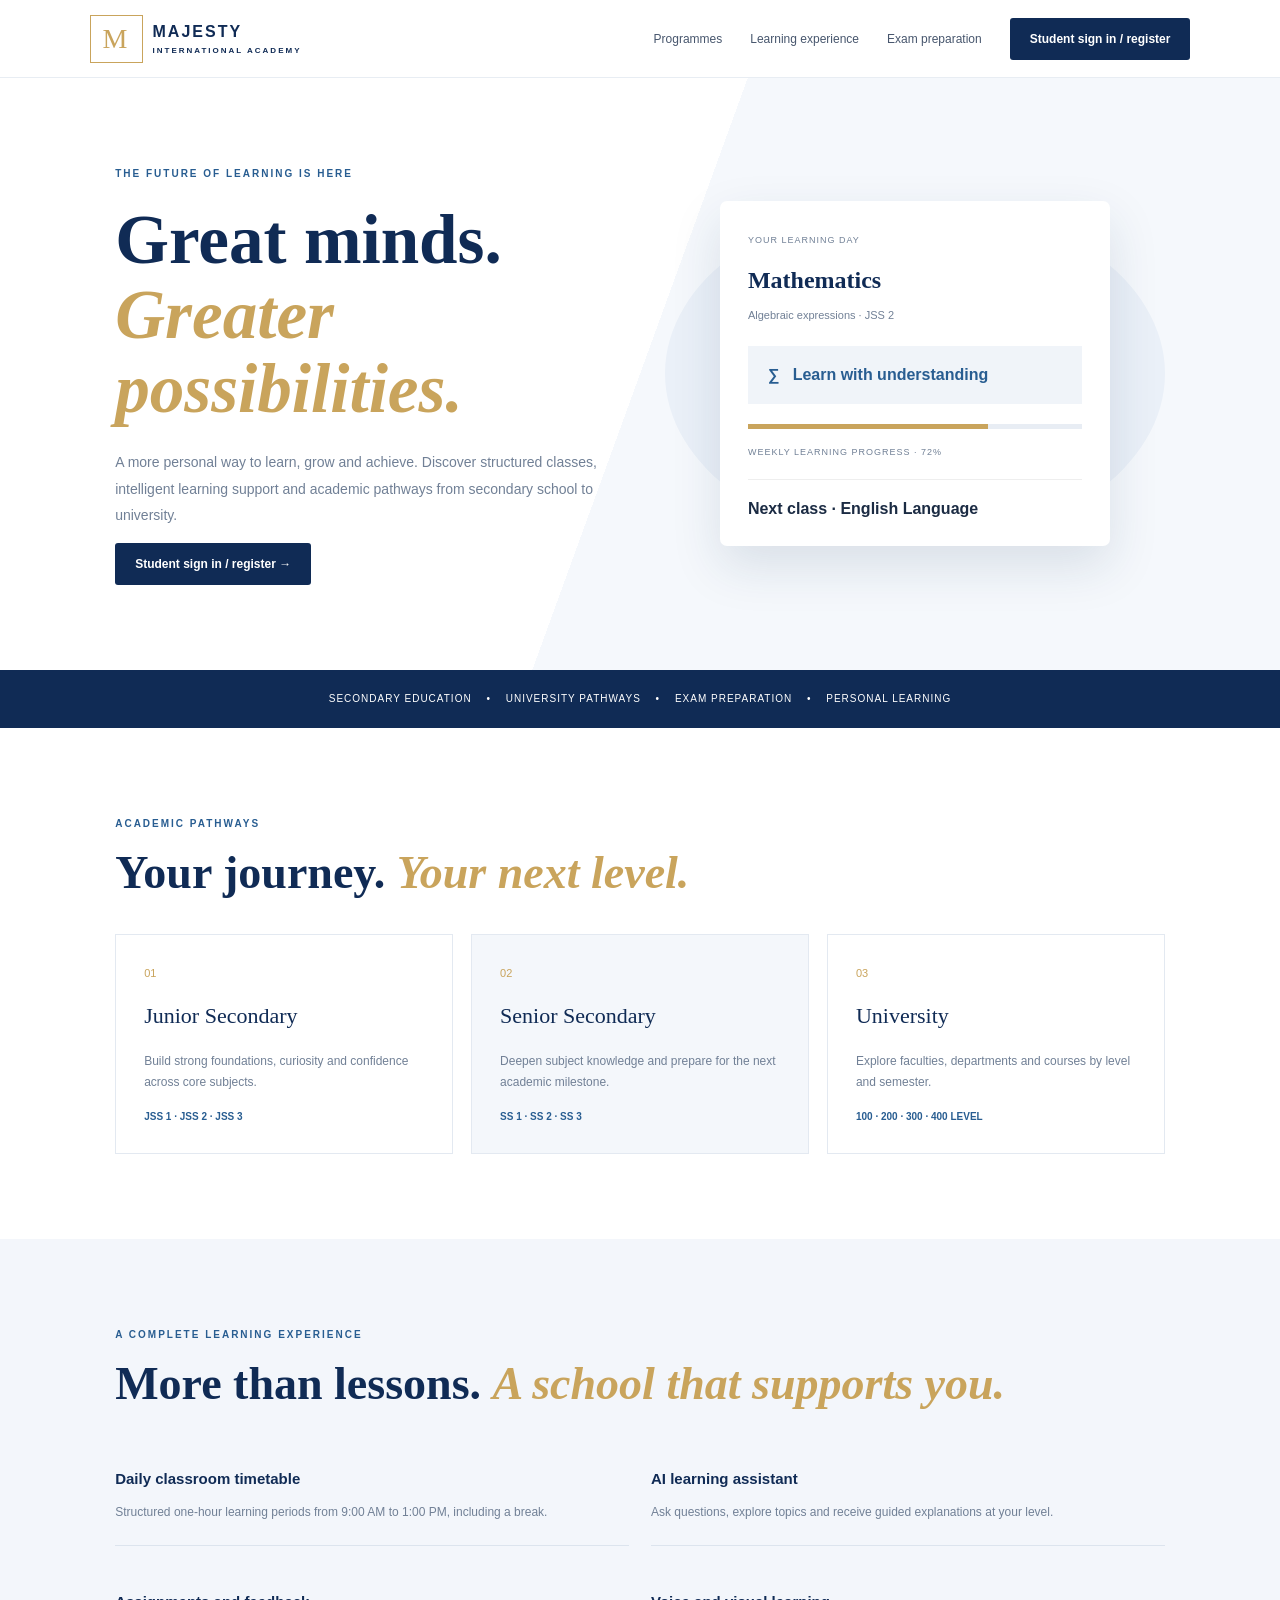
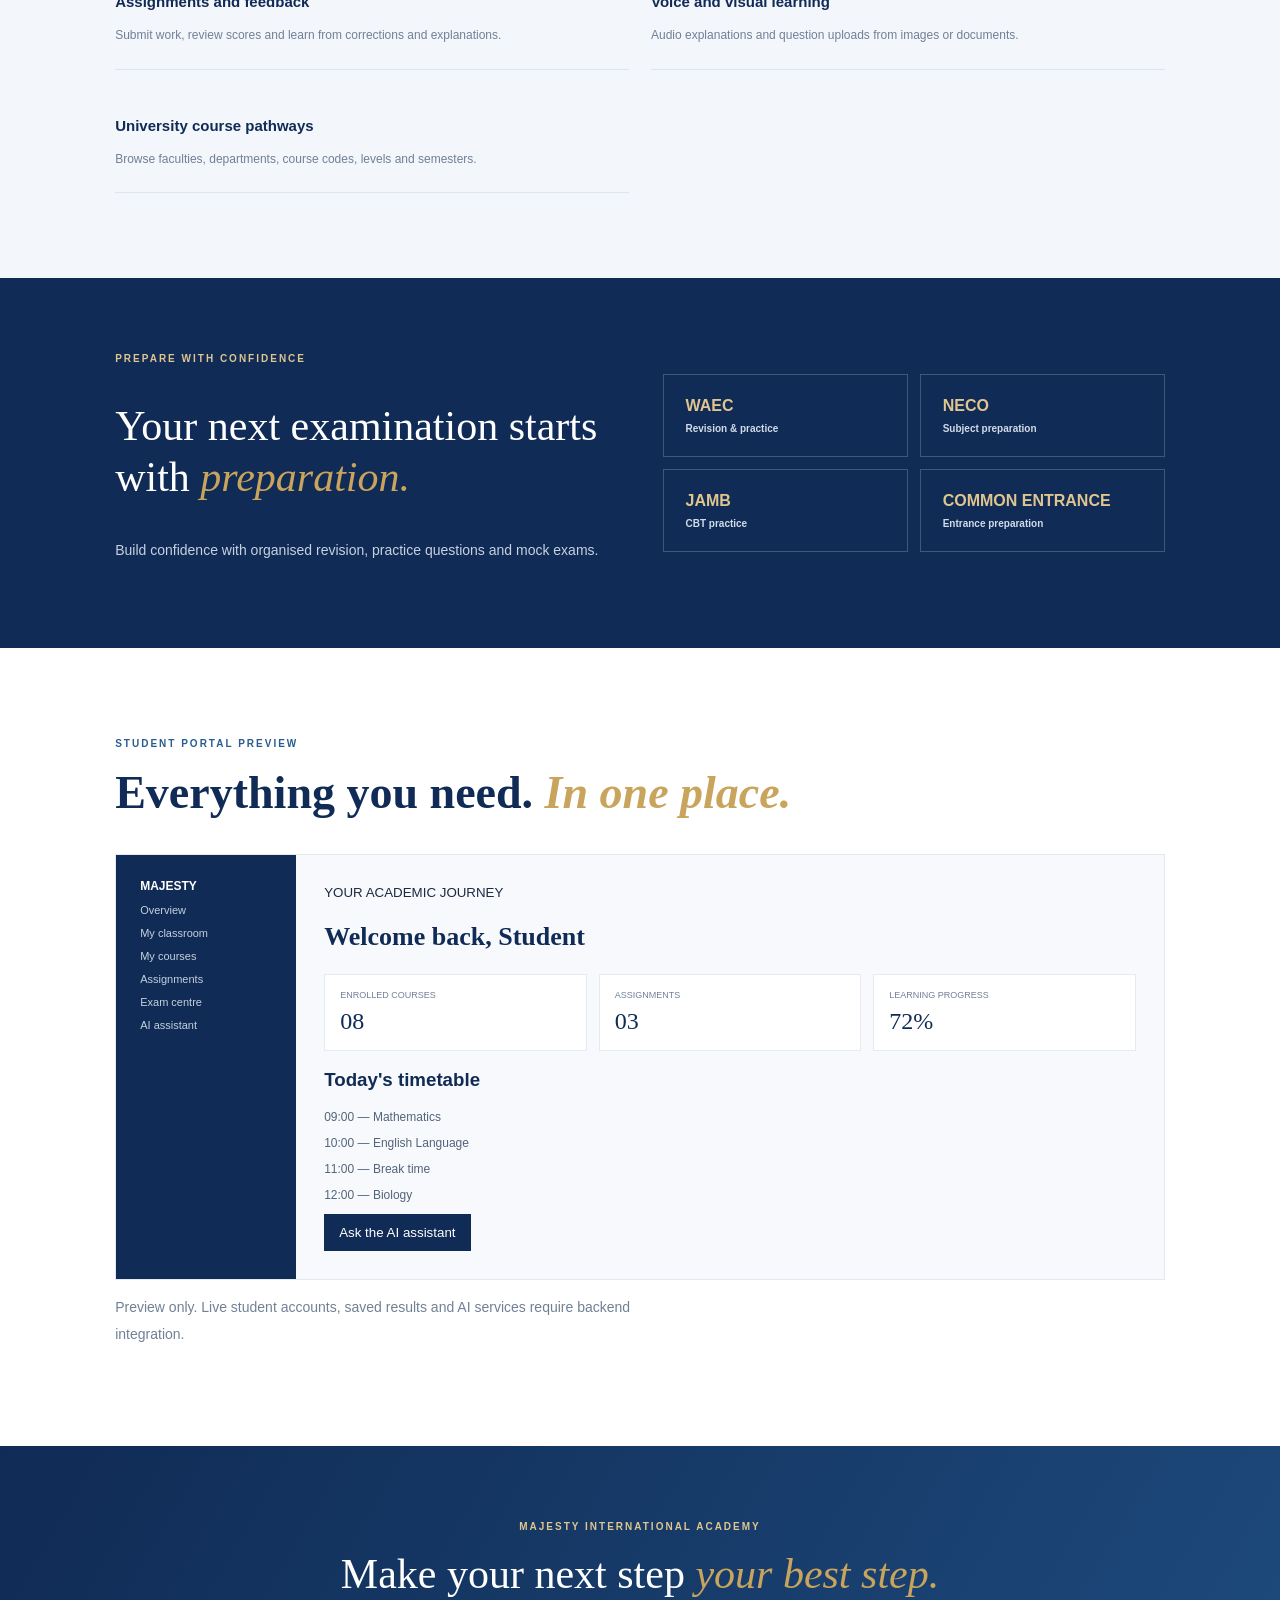
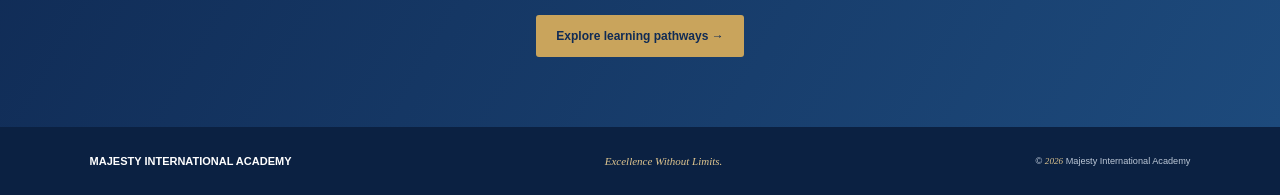
<file: index.html>
<!doctype html>
<html lang="en"><head><meta charset="utf-8"><meta name="viewport" content="width=device-width,initial-scale=1"><meta name="description" content="Majesty International Academy — excellence without limits."><title>Majesty International Academy</title><link rel="stylesheet" href="styles.css"></head>
<body><header><a class="brand" href="#"><b>M</b><span>MAJESTY<small>INTERNATIONAL ACADEMY</small></span></a><button id="menu">☰</button><nav id="nav"><a href="#programmes">Programmes</a><a href="#experience">Learning experience</a><a href="#exams">Exam preparation</a><a class="btn" href="portal.html#account">Student sign in / register</a></nav></header>
<main><section class="hero"><div><label>THE FUTURE OF LEARNING IS HERE</label><h1>Great minds.<br><em>Greater possibilities.</em></h1><p>A more personal way to learn, grow and achieve. Discover structured classes, intelligent learning support and academic pathways from secondary school to university.</p><a class="btn" href="portal.html#account">Student sign in / register →</a></div><div class="visual"><div class="lesson"><small>YOUR LEARNING DAY</small><h2>Mathematics</h2><p>Algebraic expressions · JSS 2</p><div class="tile">∑ &nbsp; Learn with understanding</div><div class="bar"><i></i></div><small>WEEKLY LEARNING PROGRESS · 72%</small><hr><b>Next class · English Language</b></div></div></section>
<section class="strip">SECONDARY EDUCATION　 •　 UNIVERSITY PATHWAYS　 •　 EXAM PREPARATION　 •　 PERSONAL LEARNING</section>
<section id="programmes" class="section"><label>ACADEMIC PATHWAYS</label><h2>Your journey. <em>Your next level.</em></h2><div class="cards"><article><span>01</span><h3>Junior Secondary</h3><p>Build strong foundations, curiosity and confidence across core subjects.</p><b>JSS 1 · JSS 2 · JSS 3</b></article><article><span>02</span><h3>Senior Secondary</h3><p>Deepen subject knowledge and prepare for the next academic milestone.</p><b>SS 1 · SS 2 · SS 3</b></article><article><span>03</span><h3>University</h3><p>Explore faculties, departments and courses by level and semester.</p><b>100 · 200 · 300 · 400 LEVEL</b></article></div></section>
<section id="experience" class="section pale"><label>A COMPLETE LEARNING EXPERIENCE</label><h2>More than lessons. <em>A school that supports you.</em></h2><div class="features"><article><h3>Daily classroom timetable</h3><p>Structured one-hour learning periods from 9:00 AM to 1:00 PM, including a break.</p></article><article><h3>AI learning assistant</h3><p>Ask questions, explore topics and receive guided explanations at your level.</p></article><article><h3>Assignments and feedback</h3><p>Submit work, review scores and learn from corrections and explanations.</p></article><article><h3>Voice and visual learning</h3><p>Audio explanations and question uploads from images or documents.</p></article><article><h3>University course pathways</h3><p>Browse faculties, departments, course codes, levels and semesters.</p></article></div></section>
<section id="exams" class="exam"><div><label>PREPARE WITH CONFIDENCE</label><h2>Your next examination starts with <em>preparation.</em></h2><p>Build confidence with organised revision, practice questions and mock exams.</p></div><div class="examgrid"><b>WAEC<small>Revision & practice</small></b><b>NECO<small>Subject preparation</small></b><b>JAMB<small>CBT practice</small></b><b>COMMON ENTRANCE<small>Entrance preparation</small></b></div></section>
<section id="portal" class="section"><label>STUDENT PORTAL PREVIEW</label><h2>Everything you need. <em>In one place.</em></h2><div class="dashboard"><aside><b>MAJESTY</b><p>Overview</p><p>My classroom</p><p>My courses</p><p>Assignments</p><p>Exam centre</p><p>AI assistant</p></aside><div class="dashmain"><small>YOUR ACADEMIC JOURNEY</small><h2>Welcome back, Student</h2><div class="stats"><div><small>ENROLLED COURSES</small><strong>08</strong></div><div><small>ASSIGNMENTS</small><strong>03</strong></div><div><small>LEARNING PROGRESS</small><strong>72%</strong></div></div><h3>Today's timetable</h3><p>09:00 — Mathematics</p><p>10:00 — English Language</p><p>11:00 — Break time</p><p>12:00 — Biology</p><button id="ask">Ask the AI assistant</button></div></div><p class="note">Preview only. Live student accounts, saved results and AI services require backend integration.</p></section>
<section class="closing"><label>MAJESTY INTERNATIONAL ACADEMY</label><h2>Make your next step <em>your best step.</em></h2><a class="btn gold" href="#programmes">Explore learning pathways →</a></section></main><footer><b>MAJESTY INTERNATIONAL ACADEMY</b><span>Excellence Without Limits.</span><small>© <span id="year"></span> Majesty International Academy</small></footer><div id="toast"></div><script src="app.js"></script></body></html>
</file>
<file: styles.css>
:root{--navy:#102b55;--blue:#285d91;--gold:#c9a45c;--ink:#1b2b43;--muted:#718096;--pale:#f3f6fb}*{box-sizing:border-box}html{scroll-behavior:smooth}body{margin:0;font-family:Arial,sans-serif;color:var(--ink)}header{height:78px;padding:0 7%;display:flex;align-items:center;justify-content:space-between;border-bottom:1px solid #e8edf3;position:sticky;top:0;background:white;z-index:5}.brand{display:flex;align-items:center;gap:10px;text-decoration:none;color:var(--navy);font-weight:bold;letter-spacing:2px}.brand>b{border:1px solid var(--gold);color:var(--gold);font:28px Georgia;padding:7px 12px}.brand small{display:block;font-size:8px;margin-top:5px}nav{display:flex;align-items:center;gap:28px}nav a{font-size:12px;text-decoration:none;color:#47566d}#menu{display:none}.btn{display:inline-block;background:var(--navy);color:white;padding:14px 20px;border-radius:3px;text-decoration:none;font-size:12px;font-weight:bold}.hero{padding:85px 9%;display:grid;grid-template-columns:1fr 1fr;gap:50px;align-items:center;background:linear-gradient(110deg,#fff 50%,#f5f8fc 50%)}label{font-size:10px;letter-spacing:2px;color:var(--blue);font-weight:bold}h1,h2,h3{color:var(--navy)}h1,h2{font-family:Georgia,serif}h1{font-size:clamp(44px,5.4vw,70px);line-height:1.08;margin:22px 0}h1 em,h2 em{color:var(--gold)}.hero p,.section>p,.exam p{color:var(--muted);font-size:14px;line-height:1.9;max-width:520px}.visual{min-height:330px;display:grid;place-items:center;background:#eaf0f8;border-radius:50%}.lesson{background:white;padding:28px;width:min(390px,90%);box-shadow:0 20px 50px #17345a20;border-radius:7px}.lesson small{font-size:9px;letter-spacing:1px;color:var(--muted)}.lesson h2{margin-bottom:5px}.lesson p{font-size:11px}.tile{background:#f0f4f9;padding:20px;margin:20px 0;color:var(--blue);font-weight:bold}.bar{height:5px;background:#e8edf4;margin:12px 0}.bar i{display:block;width:72%;height:5px;background:var(--gold)}hr{border:0;border-top:1px solid #eee;margin:20px 0}.strip{text-align:center;background:var(--navy);color:#fff;padding:22px;font-size:10px;letter-spacing:1px}.section{padding:85px 9%}.section>h2,.pale h2{font-size:clamp(32px,4vw,46px);margin:15px 0 35px}.cards{display:grid;grid-template-columns:repeat(3,1fr);gap:18px}.cards article{border:1px solid #e3e9f1;padding:28px;min-height:220px}.cards article:nth-child(2){background:#f4f7fb}.cards article span{color:var(--gold);font-size:11px}.cards h3{font:22px Georgia}.cards p,.features p{font-size:12px;line-height:1.8;color:var(--muted)}.cards b{font-size:10px;color:var(--blue)}.pale{background:var(--pale)}.features{display:grid;grid-template-columns:repeat(2,1fr);gap:22px}.features article{border-bottom:1px solid #dce4ee;padding:10px 0}.features h3{font-size:15px}.exam{background:var(--navy);color:white;padding:70px 9%;display:grid;grid-template-columns:1fr 1fr;gap:45px;align-items:center}.exam label,.closing label{color:#dfc58f}.exam h2,.closing h2{font:42px Georgia;color:white;line-height:1.2}.exam p{color:#c6d2e0}.examgrid{display:grid;grid-template-columns:1fr 1fr;gap:12px}.examgrid b{border:1px solid #ffffff35;padding:22px;color:#dfc58f}.examgrid small{display:block;color:#d2dce8;font-size:10px;margin-top:8px}.dashboard{display:grid;grid-template-columns:180px 1fr;background:#f7f9fc;border:1px solid #e3e9f1}.dashboard aside{background:var(--navy);color:white;padding:24px;font-size:12px}.dashboard aside p{color:#c5d0df;font-size:11px}.dashmain{padding:28px}.dashmain h2{font-size:26px}.stats{display:grid;grid-template-columns:repeat(3,1fr);gap:12px}.stats div{padding:15px;background:white;border:1px solid #e6ebf2}.stats small,.stats strong{display:block}.stats small{font-size:9px;color:var(--muted)}.stats strong{font:24px Georgia;color:var(--navy);margin-top:8px}.dashmain p{font-size:12px;color:#53647b}.dashmain button{background:var(--navy);color:white;border:0;padding:11px 15px;cursor:pointer}.note{font-size:10px;color:var(--muted)}.closing{text-align:center;background:linear-gradient(120deg,#102b55,#1d4a7c);padding:70px 20px}.closing h2{margin:15px}.gold{background:var(--gold);color:var(--navy)}footer{background:#0b2142;color:white;padding:28px 7%;display:flex;justify-content:space-between;gap:20px;align-items:center;font-size:11px}footer span{color:#dfc58f;font-family:Georgia;font-style:italic}footer small{color:#bdc8d7}#toast{position:fixed;bottom:20px;left:50%;transform:translateX(-50%);background:var(--navy);color:white;padding:12px 18px;font-size:12px;opacity:0;transition:.2s}#toast.show{opacity:1}@media(max-width:700px){header{padding:0 5%}#menu{display:block;background:none;border:0;font-size:24px;color:var(--navy)}nav{display:none;position:absolute;top:78px;left:0;right:0;background:white;padding:20px;flex-direction:column}nav.open{display:flex}.hero,.exam{grid-template-columns:1fr;padding:55px 7%}.visual{min-height:280px}.section{padding:65px 7%}.cards{grid-template-columns:1fr}.features{grid-template-columns:1fr}.dashboard{grid-template-columns:1fr}.dashboard aside{display:none}.stats{gap:5px}.stats div{padding:9px}.stats small{font-size:7px}.exam h2,.closing h2{font-size:34px}footer{flex-wrap:wrap}footer small{width:100%}}
</file>
